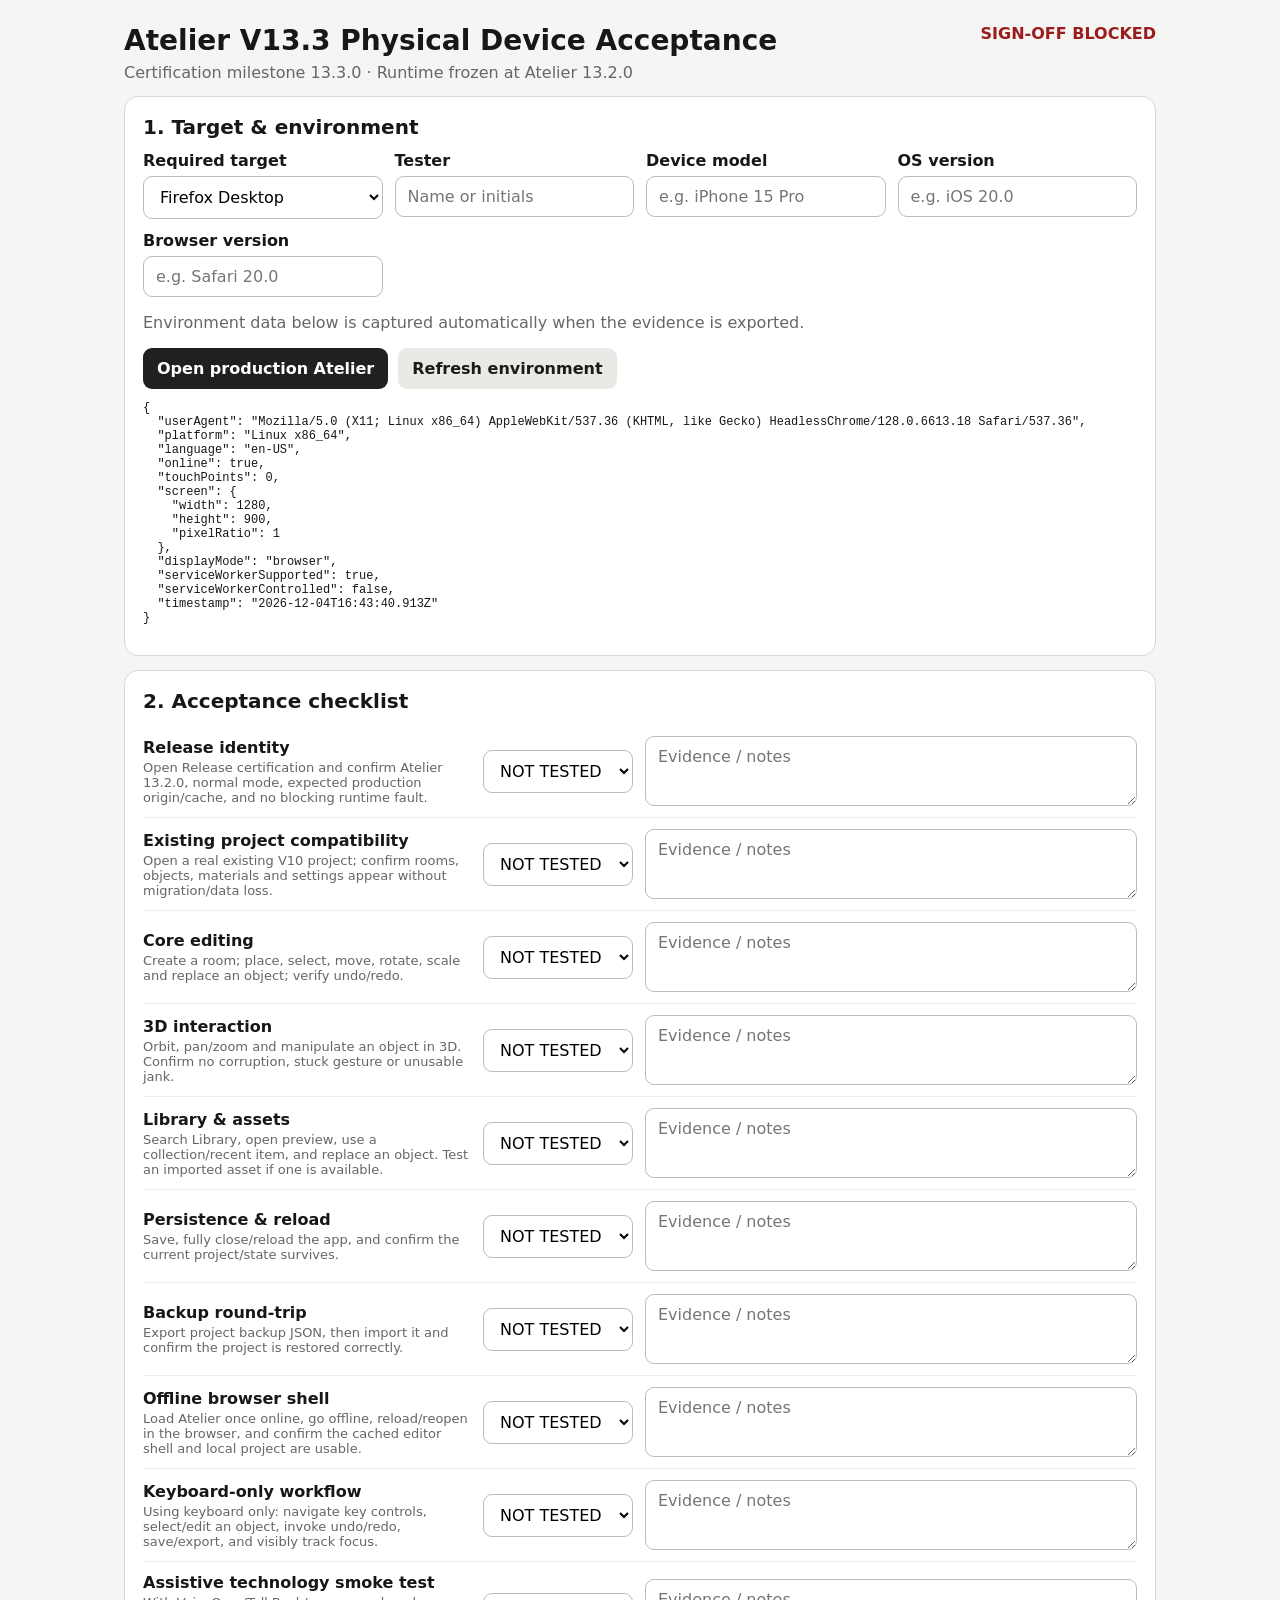
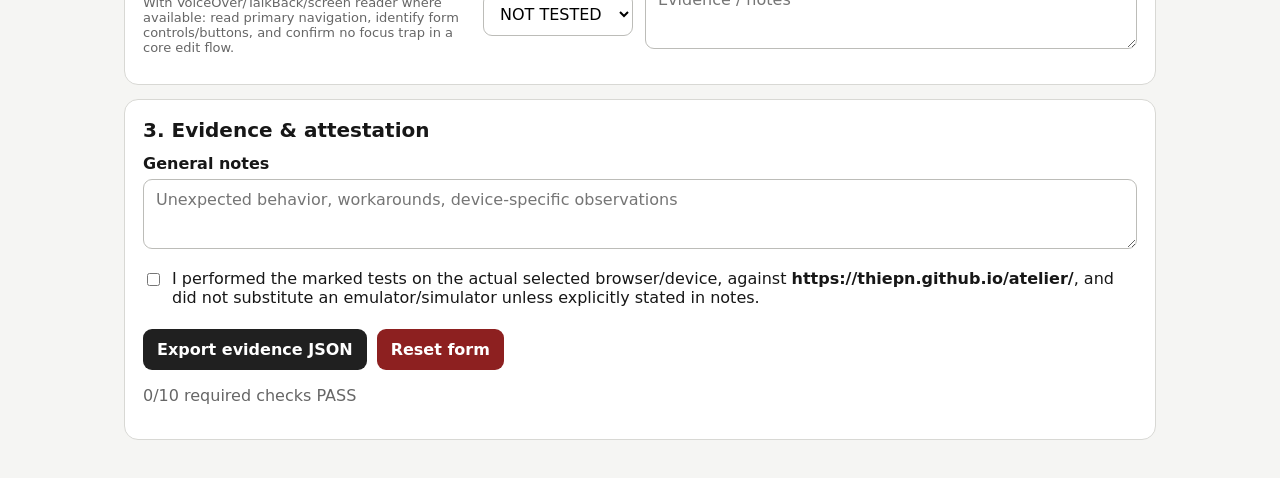
<file: acceptance/DEVICE_ACCEPTANCE_13.3.0.html>
<!doctype html>
<html lang="en">
<head>
<meta charset="utf-8">
<meta name="viewport" content="width=device-width,initial-scale=1,viewport-fit=cover">
<title>Atelier V13.3 Physical Device Acceptance</title>
<style>
:root{font-family:system-ui,-apple-system,BlinkMacSystemFont,"Segoe UI",sans-serif;color:#171717;background:#f5f5f3}*{box-sizing:border-box}body{margin:0}.wrap{max-width:1080px;margin:auto;padding:24px}.card{background:white;border:1px solid #d8d8d4;border-radius:14px;padding:18px;margin:14px 0}.top{display:flex;gap:14px;align-items:flex-start;justify-content:space-between;flex-wrap:wrap}h1{margin:0 0 6px;font-size:28px}h2{margin:0 0 12px;font-size:20px}.muted{color:#666}.status{font-weight:700}.blocked{color:#9b1c1c}.ready{color:#1a6b37}.grid{display:grid;grid-template-columns:repeat(auto-fit,minmax(220px,1fr));gap:12px}label{display:block;font-weight:650;margin-bottom:6px}select,input[type=text],textarea{width:100%;font:inherit;padding:10px 12px;border:1px solid #bcbcb8;border-radius:9px;background:white}textarea{min-height:70px}.test{display:grid;grid-template-columns:minmax(180px,1fr) 150px minmax(220px,1.5fr);gap:12px;align-items:center;padding:11px 0;border-top:1px solid #ecece8}.test:first-child{border-top:0}.test-title{font-weight:650}.test-desc{font-size:13px;color:#666;margin-top:3px}.actions{display:flex;gap:10px;flex-wrap:wrap}button,a.button{font:inherit;font-weight:700;border:0;border-radius:9px;padding:11px 14px;cursor:pointer;background:#202020;color:white;text-decoration:none;display:inline-block}.secondary{background:#e9e9e5!important;color:#1b1b1b!important}.danger{background:#8d2020!important}.meta{font-family:ui-monospace,SFMono-Regular,Consolas,monospace;font-size:12px;white-space:pre-wrap;overflow-wrap:anywhere}.attest{display:flex;gap:9px;align-items:flex-start}.attest input{margin-top:4px}@media(max-width:720px){.wrap{padding:12px}.test{grid-template-columns:1fr}.card{padding:14px}button,a.button{min-height:44px}.test select,.test textarea{min-height:44px}}
</style>
</head>
<body>
<div class="wrap">
  <div class="top">
    <div><h1>Atelier V13.3 Physical Device Acceptance</h1><div class="muted">Certification milestone 13.3.0 · Runtime frozen at Atelier 13.2.0</div></div>
    <div id="gate" class="status blocked">SIGN-OFF BLOCKED</div>
  </div>

  <div class="card">
    <h2>1. Target & environment</h2>
    <div class="grid">
      <div><label for="target">Required target</label><select id="target"></select></div>
      <div><label for="tester">Tester</label><input id="tester" type="text" placeholder="Name or initials"></div>
      <div><label for="device">Device model</label><input id="device" type="text" placeholder="e.g. iPhone 15 Pro"></div>
      <div><label for="os">OS version</label><input id="os" type="text" placeholder="e.g. iOS 20.0"></div>
      <div><label for="browser">Browser version</label><input id="browser" type="text" placeholder="e.g. Safari 20.0"></div>
    </div>
    <p class="muted">Environment data below is captured automatically when the evidence is exported.</p>
    <div class="actions"><a class="button" href="https://thiepn.github.io/atelier/" target="_blank" rel="noopener">Open production Atelier</a><button id="refresh" class="secondary">Refresh environment</button></div>
    <pre id="environment" class="meta"></pre>
  </div>

  <div class="card">
    <h2>2. Acceptance checklist</h2>
    <div id="tests"></div>
  </div>

  <div class="card">
    <h2>3. Evidence & attestation</h2>
    <div class="grid"><div><label for="generalNotes">General notes</label><textarea id="generalNotes" placeholder="Unexpected behavior, workarounds, device-specific observations"></textarea></div></div>
    <p class="attest"><input id="attest" type="checkbox"><label for="attest" style="font-weight:500">I performed the marked tests on the actual selected browser/device, against <strong>https://thiepn.github.io/atelier/</strong>, and did not substitute an emulator/simulator unless explicitly stated in notes.</label></p>
    <div class="actions"><button id="export">Export evidence JSON</button><button id="reset" class="danger">Reset form</button></div>
    <p id="summary" class="muted"></p>
  </div>
</div>
<script>
const CONFIG={
 milestone:'13.3.0',runtimeRelease:'13.2.0',productionUrl:'https://thiepn.github.io/atelier/',
 indexSha256:'561d258b10835af1a8dc6719ce411cd05eff53e31713bc73fb733169649cfc46',
 swSha256:'e8767e445516647851fe5053a3b5c9dd140e0c04ecc719fbfe5eb801094f5236',
 targets:[
  {id:'firefox-desktop',label:'Firefox Desktop',required:['identity','project-open','editing','3d','catalog','persistence','backup-roundtrip','offline-browser','keyboard','a11y-smoke']},
  {id:'safari-macos',label:'Safari macOS',required:['identity','project-open','editing','3d','catalog','persistence','backup-roundtrip','offline-browser','keyboard','a11y-smoke']},
  {id:'safari-ios-iphone',label:'Safari iPhone / Home Screen Web App',required:['identity','project-open','editing','3d','catalog','persistence','backup-roundtrip','touch','pwa-install','offline-pwa','update-pwa','a11y-smoke']},
  {id:'safari-ipados-ipad',label:'Safari iPad / Home Screen Web App',required:['identity','project-open','editing','3d','catalog','persistence','backup-roundtrip','touch','pwa-install','offline-pwa','update-pwa','a11y-smoke']},
  {id:'chrome-android-installed-pwa',label:'Chrome Android Installed PWA',required:['identity','project-open','editing','3d','catalog','persistence','backup-roundtrip','touch','pwa-install','offline-pwa','update-pwa','a11y-smoke']}
 ]
};
const DEFINITIONS={
 'identity':['Release identity','Open Release certification and confirm Atelier 13.2.0, normal mode, expected production origin/cache, and no blocking runtime fault.'],
 'project-open':['Existing project compatibility','Open a real existing V10 project; confirm rooms, objects, materials and settings appear without migration/data loss.'],
 'editing':['Core editing','Create a room; place, select, move, rotate, scale and replace an object; verify undo/redo.'],
 '3d':['3D interaction','Orbit, pan/zoom and manipulate an object in 3D. Confirm no corruption, stuck gesture or unusable jank.'],
 'catalog':['Library & assets','Search Library, open preview, use a collection/recent item, and replace an object. Test an imported asset if one is available.'],
 'persistence':['Persistence & reload','Save, fully close/reload the app, and confirm the current project/state survives.'],
 'backup-roundtrip':['Backup round-trip','Export project backup JSON, then import it and confirm the project is restored correctly.'],
 'offline-browser':['Offline browser shell','Load Atelier once online, go offline, reload/reopen in the browser, and confirm the cached editor shell and local project are usable.'],
 'keyboard':['Keyboard-only workflow','Using keyboard only: navigate key controls, select/edit an object, invoke undo/redo, save/export, and visibly track focus.'],
 'touch':['Touch workflow','Use touch only for selection, dragging, 3D orbit, zoom and Library actions. Confirm controls are comfortably hittable and no page zoom/scroll gesture conflicts block editing.'],
 'pwa-install':['Install / Add to Home Screen','Install Atelier (or Add to Home Screen) and launch it as a standalone web app.'],
 'offline-pwa':['Installed PWA cold start offline','After a successful online launch, fully close the installed app, disable networking, cold-start it, and confirm the editor/local project loads.'],
 'update-pwa':['Installed PWA update recovery','Reconnect networking, trigger/check for an update if available, apply it, and confirm the project survives the service-worker controller transition.'],
 'a11y-smoke':['Assistive technology smoke test','With VoiceOver/TalkBack/screen reader where available: read primary navigation, identify form controls/buttons, and confirm no focus trap in a core edit flow.']
};
const targetEl=document.getElementById('target'),testsEl=document.getElementById('tests');
CONFIG.targets.forEach(t=>targetEl.add(new Option(t.label,t.id)));
function env(){return {userAgent:navigator.userAgent,platform:navigator.platform,language:navigator.language,online:navigator.onLine,touchPoints:navigator.maxTouchPoints||0,screen:{width:screen.width,height:screen.height,pixelRatio:devicePixelRatio||1},displayMode:matchMedia('(display-mode: standalone)').matches?'standalone':(navigator.standalone?'standalone-ios':'browser'),serviceWorkerSupported:'serviceWorker' in navigator,serviceWorkerControlled:!!navigator.serviceWorker?.controller,timestamp:new Date().toISOString()};}
function showEnv(){document.getElementById('environment').textContent=JSON.stringify(env(),null,2);}showEnv();
function renderTests(){const target=CONFIG.targets.find(t=>t.id===targetEl.value);testsEl.innerHTML='';target.required.forEach(id=>{const [title,desc]=DEFINITIONS[id];const row=document.createElement('div');row.className='test';row.dataset.id=id;row.innerHTML=`<div><div class="test-title">${title}</div><div class="test-desc">${desc}</div></div><select aria-label="${title} result"><option value="NOT_TESTED">NOT TESTED</option><option value="PASS">PASS</option><option value="FAIL">FAIL</option></select><textarea aria-label="${title} notes" placeholder="Evidence / notes"></textarea>`;testsEl.appendChild(row);});updateGate();}
function results(){return [...testsEl.querySelectorAll('.test')].map(r=>({id:r.dataset.id,status:r.querySelector('select').value,notes:r.querySelector('textarea').value.trim()}));}
function updateGate(){const r=results(),complete=r.length&&r.every(x=>x.status==='PASS'),att=document.getElementById('attest').checked,tester=document.getElementById('tester').value.trim();const ok=complete&&att&&tester;const gate=document.getElementById('gate');gate.textContent=ok?'EVIDENCE READY':'SIGN-OFF BLOCKED';gate.className='status '+(ok?'ready':'blocked');document.getElementById('summary').textContent=`${r.filter(x=>x.status==='PASS').length}/${r.length} required checks PASS${att?' · attested':''}${tester?' · tester identified':''}`;return ok;}
testsEl.addEventListener('input',updateGate);document.querySelectorAll('input,textarea,select').forEach(el=>el.addEventListener('input',updateGate));targetEl.addEventListener('change',renderTests);document.getElementById('refresh').onclick=showEnv;
function stable(obj){if(Array.isArray(obj))return '['+obj.map(stable).join(',')+']';if(obj&&typeof obj==='object')return '{'+Object.keys(obj).sort().map(k=>JSON.stringify(k)+':'+stable(obj[k])).join(',')+'}';return JSON.stringify(obj);}
function sha256Bytes(bytes){const K=[0x428a2f98,0x71374491,0xb5c0fbcf,0xe9b5dba5,0x3956c25b,0x59f111f1,0x923f82a4,0xab1c5ed5,0xd807aa98,0x12835b01,0x243185be,0x550c7dc3,0x72be5d74,0x80deb1fe,0x9bdc06a7,0xc19bf174,0xe49b69c1,0xefbe4786,0x0fc19dc6,0x240ca1cc,0x2de92c6f,0x4a7484aa,0x5cb0a9dc,0x76f988da,0x983e5152,0xa831c66d,0xb00327c8,0xbf597fc7,0xc6e00bf3,0xd5a79147,0x06ca6351,0x14292967,0x27b70a85,0x2e1b2138,0x4d2c6dfc,0x53380d13,0x650a7354,0x766a0abb,0x81c2c92e,0x92722c85,0xa2bfe8a1,0xa81a664b,0xc24b8b70,0xc76c51a3,0xd192e819,0xd6990624,0xf40e3585,0x106aa070,0x19a4c116,0x1e376c08,0x2748774c,0x34b0bcb5,0x391c0cb3,0x4ed8aa4a,0x5b9cca4f,0x682e6ff3,0x748f82ee,0x78a5636f,0x84c87814,0x8cc70208,0x90befffa,0xa4506ceb,0xbef9a3f7,0xc67178f2],H=[0x6a09e667,0xbb67ae85,0x3c6ef372,0xa54ff53a,0x510e527f,0x9b05688c,0x1f83d9ab,0x5be0cd19],rotr=(x,n)=>(x>>>n)|(x<<(32-n));const l=bytes.length*8,data=[...bytes,0x80];while((data.length%64)!==56)data.push(0);const hi=Math.floor(l/0x100000000),lo=l>>>0;for(let i=3;i>=0;i--)data.push((hi>>>(i*8))&255);for(let i=3;i>=0;i--)data.push((lo>>>(i*8))&255);for(let o=0;o<data.length;o+=64){const w=new Uint32Array(64);for(let i=0;i<16;i++)w[i]=(data[o+i*4]<<24)|(data[o+i*4+1]<<16)|(data[o+i*4+2]<<8)|data[o+i*4+3];for(let i=16;i<64;i++){const s0=rotr(w[i-15],7)^rotr(w[i-15],18)^(w[i-15]>>>3),s1=rotr(w[i-2],17)^rotr(w[i-2],19)^(w[i-2]>>>10);w[i]=(w[i-16]+s0+w[i-7]+s1)>>>0;}let[a,b,c,d,e,f,g,h]=H;for(let i=0;i<64;i++){const S1=rotr(e,6)^rotr(e,11)^rotr(e,25),ch=(e&f)^(~e&g),t1=(h+S1+ch+K[i]+w[i])>>>0,S0=rotr(a,2)^rotr(a,13)^rotr(a,22),maj=(a&b)^(a&c)^(b&c),t2=(S0+maj)>>>0;h=g;g=f;f=e;e=(d+t1)>>>0;d=c;c=b;b=a;a=(t1+t2)>>>0;}H[0]=(H[0]+a)>>>0;H[1]=(H[1]+b)>>>0;H[2]=(H[2]+c)>>>0;H[3]=(H[3]+d)>>>0;H[4]=(H[4]+e)>>>0;H[5]=(H[5]+f)>>>0;H[6]=(H[6]+g)>>>0;H[7]=(H[7]+h)>>>0;}return H.map(x=>x.toString(16).padStart(8,'0')).join('');}
async function fingerprint(payload){const bytes=new TextEncoder().encode(stable(payload));if(globalThis.crypto?.subtle){const hash=await crypto.subtle.digest('SHA-256',bytes);return [...new Uint8Array(hash)].map(b=>b.toString(16).padStart(2,'0')).join('');}return sha256Bytes(bytes);}
document.getElementById('export').onclick=async()=>{if(!updateGate()){alert('All required checks must PASS, tester must be identified, and attestation must be checked before evidence can be exported.');return;}const t=CONFIG.targets.find(x=>x.id===targetEl.value);const payload={schema:'atelier-physical-acceptance-evidence-v1',acceptanceMilestone:CONFIG.milestone,runtimeRelease:CONFIG.runtimeRelease,productionUrl:CONFIG.productionUrl,runtimeIndexSha256:CONFIG.indexSha256,runtimeServiceWorkerSha256:CONFIG.swSha256,target:{id:t.id,label:t.label},tester:document.getElementById('tester').value.trim(),deviceModel:document.getElementById('device').value.trim(),osVersion:document.getElementById('os').value.trim(),browserVersion:document.getElementById('browser').value.trim(),environment:env(),results:results(),generalNotes:document.getElementById('generalNotes').value.trim(),attested:true};const out={...payload,evidenceFingerprint:await fingerprint(payload)};const blob=new Blob([JSON.stringify(out,null,2)+'\n'],{type:'application/json'}),a=document.createElement('a');a.href=URL.createObjectURL(blob);a.download=`ATELIER-13.3-${t.id}-${new Date().toISOString().slice(0,10)}.json`;a.click();setTimeout(()=>URL.revokeObjectURL(a.href),1000);};
document.getElementById('reset').onclick=()=>{if(!confirm('Reset all acceptance results?'))return;document.querySelectorAll('input[type=text],textarea').forEach(x=>x.value='');document.getElementById('attest').checked=false;renderTests();showEnv();};
renderTests();
</script>
</body>
</html>
</file>
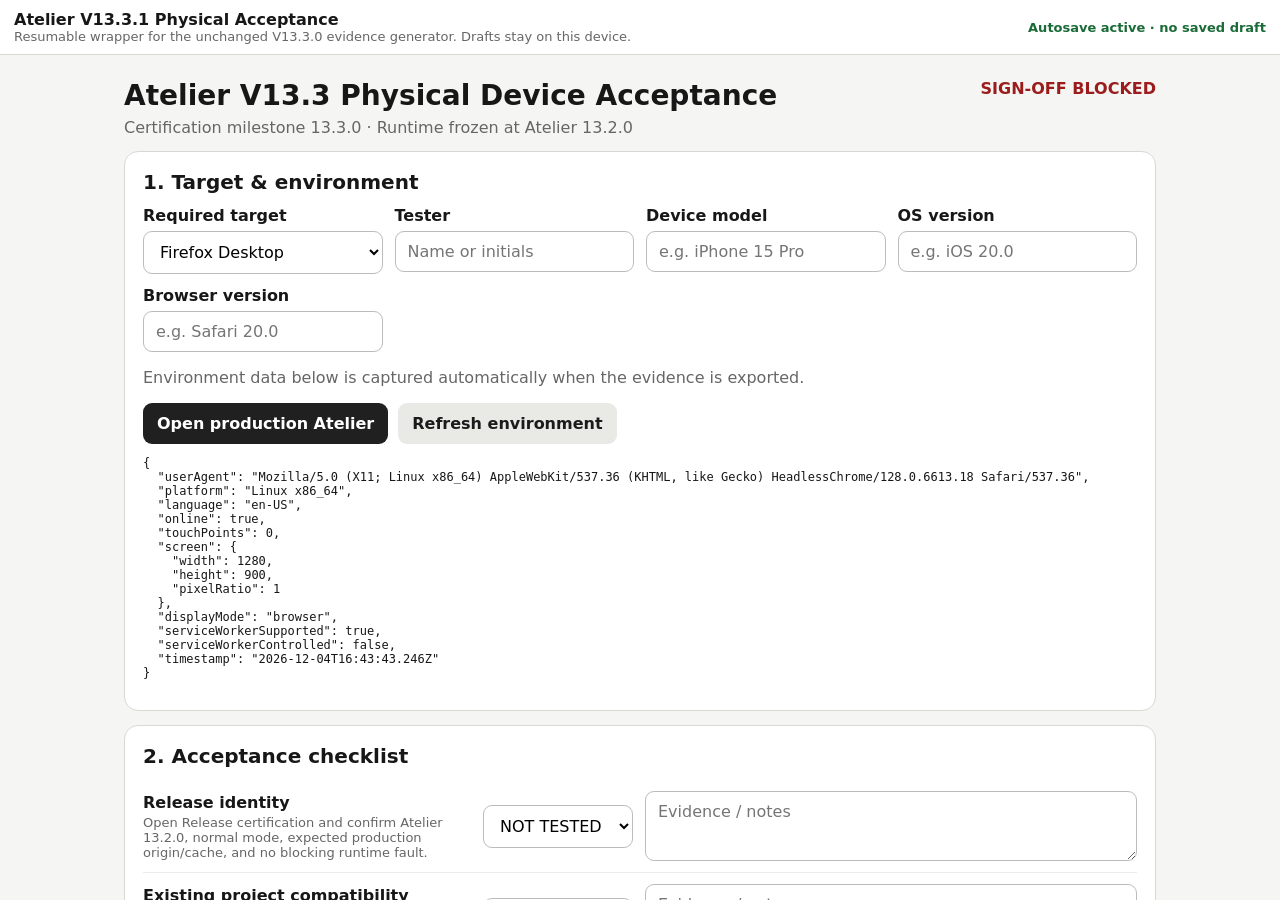
<file: acceptance/DEVICE_ACCEPTANCE_13.3.1.html>
<!doctype html>
<html lang="en">
<head>
<meta charset="utf-8">
<meta name="viewport" content="width=device-width,initial-scale=1,viewport-fit=cover">
<title>Atelier V13.3.1 Physical Acceptance</title>
<style>
*{box-sizing:border-box}html,body{margin:0;height:100%;font-family:system-ui,-apple-system,BlinkMacSystemFont,"Segoe UI",sans-serif;background:#f5f5f3;color:#171717}body{display:grid;grid-template-rows:auto 1fr}.bar{padding:10px 14px;border-bottom:1px solid #d8d8d4;background:#fff;display:flex;gap:12px;align-items:center;justify-content:space-between;flex-wrap:wrap}.title{font-weight:750}.note{font-size:13px;color:#666}.status{font-size:13px;font-weight:700;color:#1a6b37}iframe{width:100%;height:100%;border:0;background:#f5f5f3}
</style>
</head>
<body>
<div class="bar"><div><div class="title">Atelier V13.3.1 Physical Acceptance</div><div class="note">Resumable wrapper for the unchanged V13.3.0 evidence generator. Drafts stay on this device.</div></div><div id="status" class="status">Loading runner…</div></div>
<iframe id="runner" src="DEVICE_ACCEPTANCE_13.3.0.html" title="Atelier physical-device acceptance runner"></iframe>
<script>
const frame=document.getElementById('runner'),statusEl=document.getElementById('status'),PREFIX='atelier-acceptance-draft-13.3.1:';
let doc=null,saveTimer=0,activeTarget='';
const wanted=new URLSearchParams(location.search).get('target');
function key(id=activeTarget){return id?PREFIX+id:null;}
function rows(){return [...doc.querySelectorAll('#tests .test')].map(r=>({id:r.dataset.id,status:r.querySelector('select').value,notes:r.querySelector('textarea').value}));}
function snapshot(){return {tester:doc.getElementById('tester').value,device:doc.getElementById('device').value,os:doc.getElementById('os').value,browser:doc.getElementById('browser').value,generalNotes:doc.getElementById('generalNotes').value,results:rows(),savedAt:new Date().toISOString()};}
function save(id=activeTarget){const k=key(id);if(!k||!doc)return;try{localStorage.setItem(k,JSON.stringify(snapshot()));statusEl.textContent='Draft saved locally';}catch{statusEl.textContent='Local draft save unavailable';}}
function restore(id=activeTarget){const k=key(id);if(!k||!doc)return;let d=null;try{d=JSON.parse(localStorage.getItem(k)||'null');}catch{}if(!d){statusEl.textContent='Autosave active · no saved draft';return;}doc.getElementById('tester').value=d.tester||'';doc.getElementById('device').value=d.device||'';doc.getElementById('os').value=d.os||'';doc.getElementById('browser').value=d.browser||'';doc.getElementById('generalNotes').value=d.generalNotes||'';doc.getElementById('attest').checked=false;const m=new Map((d.results||[]).map(x=>[x.id,x]));doc.querySelectorAll('#tests .test').forEach(r=>{const v=m.get(r.dataset.id);if(v){r.querySelector('select').value=v.status||'NOT_TESTED';r.querySelector('textarea').value=v.notes||'';}});doc.getElementById('tester').dispatchEvent(new Event('input',{bubbles:true}));statusEl.textContent='Saved draft restored · re-attest before export';}
function syncUrl(){const u=new URL(location.href);u.searchParams.set('target',activeTarget);history.replaceState(null,'',u);}
function schedule(){clearTimeout(saveTimer);saveTimer=setTimeout(()=>save(activeTarget),150);}
frame.addEventListener('load',()=>{doc=frame.contentDocument;if(!doc){statusEl.textContent='Runner could not be accessed';return;}const target=doc.getElementById('target');if(wanted&&[...target.options].some(o=>o.value===wanted)){target.value=wanted;target.dispatchEvent(new Event('change',{bubbles:true}));}activeTarget=target.value;syncUrl();restore(activeTarget);doc.addEventListener('input',schedule,true);target.addEventListener('change',()=>{clearTimeout(saveTimer);save(activeTarget);},true);target.addEventListener('change',()=>{activeTarget=target.value;syncUrl();setTimeout(()=>restore(activeTarget),0);});addEventListener('pagehide',()=>{clearTimeout(saveTimer);save(activeTarget);});statusEl.textContent=statusEl.textContent||'Autosave active';});
</script>
</body>
</html>
</file>
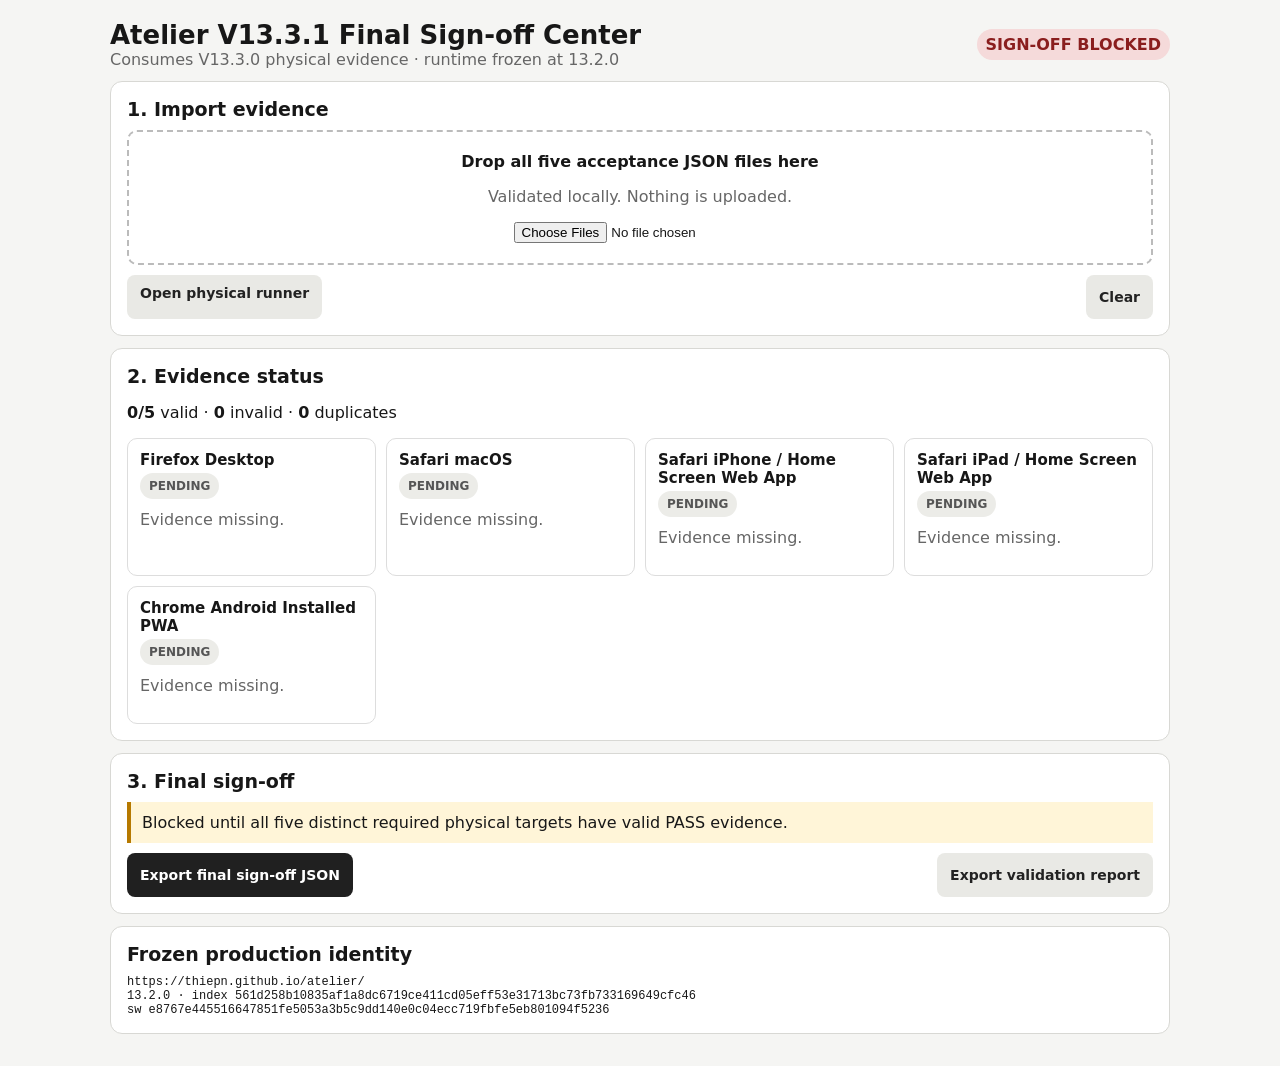
<file: acceptance/SIGNOFF_CENTER_13.3.1.html>
<!doctype html><html lang="en"><head><meta charset="utf-8"><meta name="viewport" content="width=device-width,initial-scale=1,viewport-fit=cover"><title>Atelier V13.3.1 Final Sign-off Center</title><style>
:root{font-family:system-ui,-apple-system,"Segoe UI",sans-serif;color:#171717;background:#f5f5f3}*{box-sizing:border-box}body{margin:0}.w{max-width:1100px;margin:auto;padding:20px}.top,.act{display:flex;gap:12px;justify-content:space-between;flex-wrap:wrap;align-items:center}.card{background:#fff;border:1px solid #d8d8d4;border-radius:12px;padding:16px;margin:12px 0}h1{font-size:26px;margin:0}h2{font-size:19px;margin:0 0 10px}.muted{color:#666}.state,.pill{font-weight:800;border-radius:999px;padding:6px 9px;background:#f5dada;color:#8a1e1e}.ready,.pass{background:#dff1e5!important;color:#17612f!important}.drop{border:2px dashed #bbb;border-radius:10px;padding:20px;text-align:center}.drop.drag{border-color:#333}.grid{display:grid;grid-template-columns:repeat(auto-fit,minmax(230px,1fr));gap:10px}.t{border:1px solid #ddd;border-radius:10px;padding:12px}.t h3{font-size:15px;margin:0 0 6px}.pill{font-size:12px;background:#ecece8;color:#555}.mono{font:12px ui-monospace,monospace;overflow-wrap:anywhere}.err{color:#8a1e1e;font-size:13px}button,a.b{font:700 14px system-ui;border:0;border-radius:8px;padding:10px 13px;min-height:44px;background:#202020;color:#fff;text-decoration:none;cursor:pointer}.sec{background:#e9e9e5!important;color:#222!important}.notice{padding:11px;border-left:4px solid #b67900;background:#fff5d8}.ok{padding:11px;border-left:4px solid #27824a;background:#e9f8ed}@media(max-width:600px){.w{padding:10px}h1{font-size:22px}}
</style></head><body><main class="w"><div class="top"><div><h1>Atelier V13.3.1 Final Sign-off Center</h1><div class="muted">Consumes V13.3.0 physical evidence · runtime frozen at 13.2.0</div></div><div id="state" class="state">SIGN-OFF BLOCKED</div></div>
<section class="card"><h2>1. Import evidence</h2><div id="drop" class="drop"><strong>Drop all five acceptance JSON files here</strong><p class="muted">Validated locally. Nothing is uploaded.</p><input id="files" type="file" accept="application/json,.json" multiple></div><div class="act" style="margin-top:10px"><a class="b sec" href="DEVICE_ACCEPTANCE_13.3.0.html">Open physical runner</a><button id="clear" class="sec">Clear</button></div></section>
<section class="card"><h2>2. Evidence status</h2><p><strong id="validCount">0/5</strong> valid · <strong id="invalidCount">0</strong> invalid · <strong id="duplicateCount">0</strong> duplicates</p><div id="targets" class="grid"></div><div id="extras"></div></section>
<section class="card"><h2>3. Final sign-off</h2><div id="gate" class="notice">Blocked until all five distinct required physical targets have valid PASS evidence.</div><div class="act" style="margin-top:10px"><button id="sign" disabled>Export final sign-off JSON</button><button id="report" class="sec">Export validation report</button></div></section>
<section class="card"><h2>Frozen production identity</h2><div class="mono">https://thiepn.github.io/atelier/<br>13.2.0 · index 561d258b10835af1a8dc6719ce411cd05eff53e31713bc73fb733169649cfc46<br>sw e8767e445516647851fe5053a3b5c9dd140e0c04ecc719fbfe5eb801094f5236</div></section></main><script src="signoff_core_13.3.1.js"></script><script src="signoff_ui_13.3.1.js"></script></body></html>
</file>
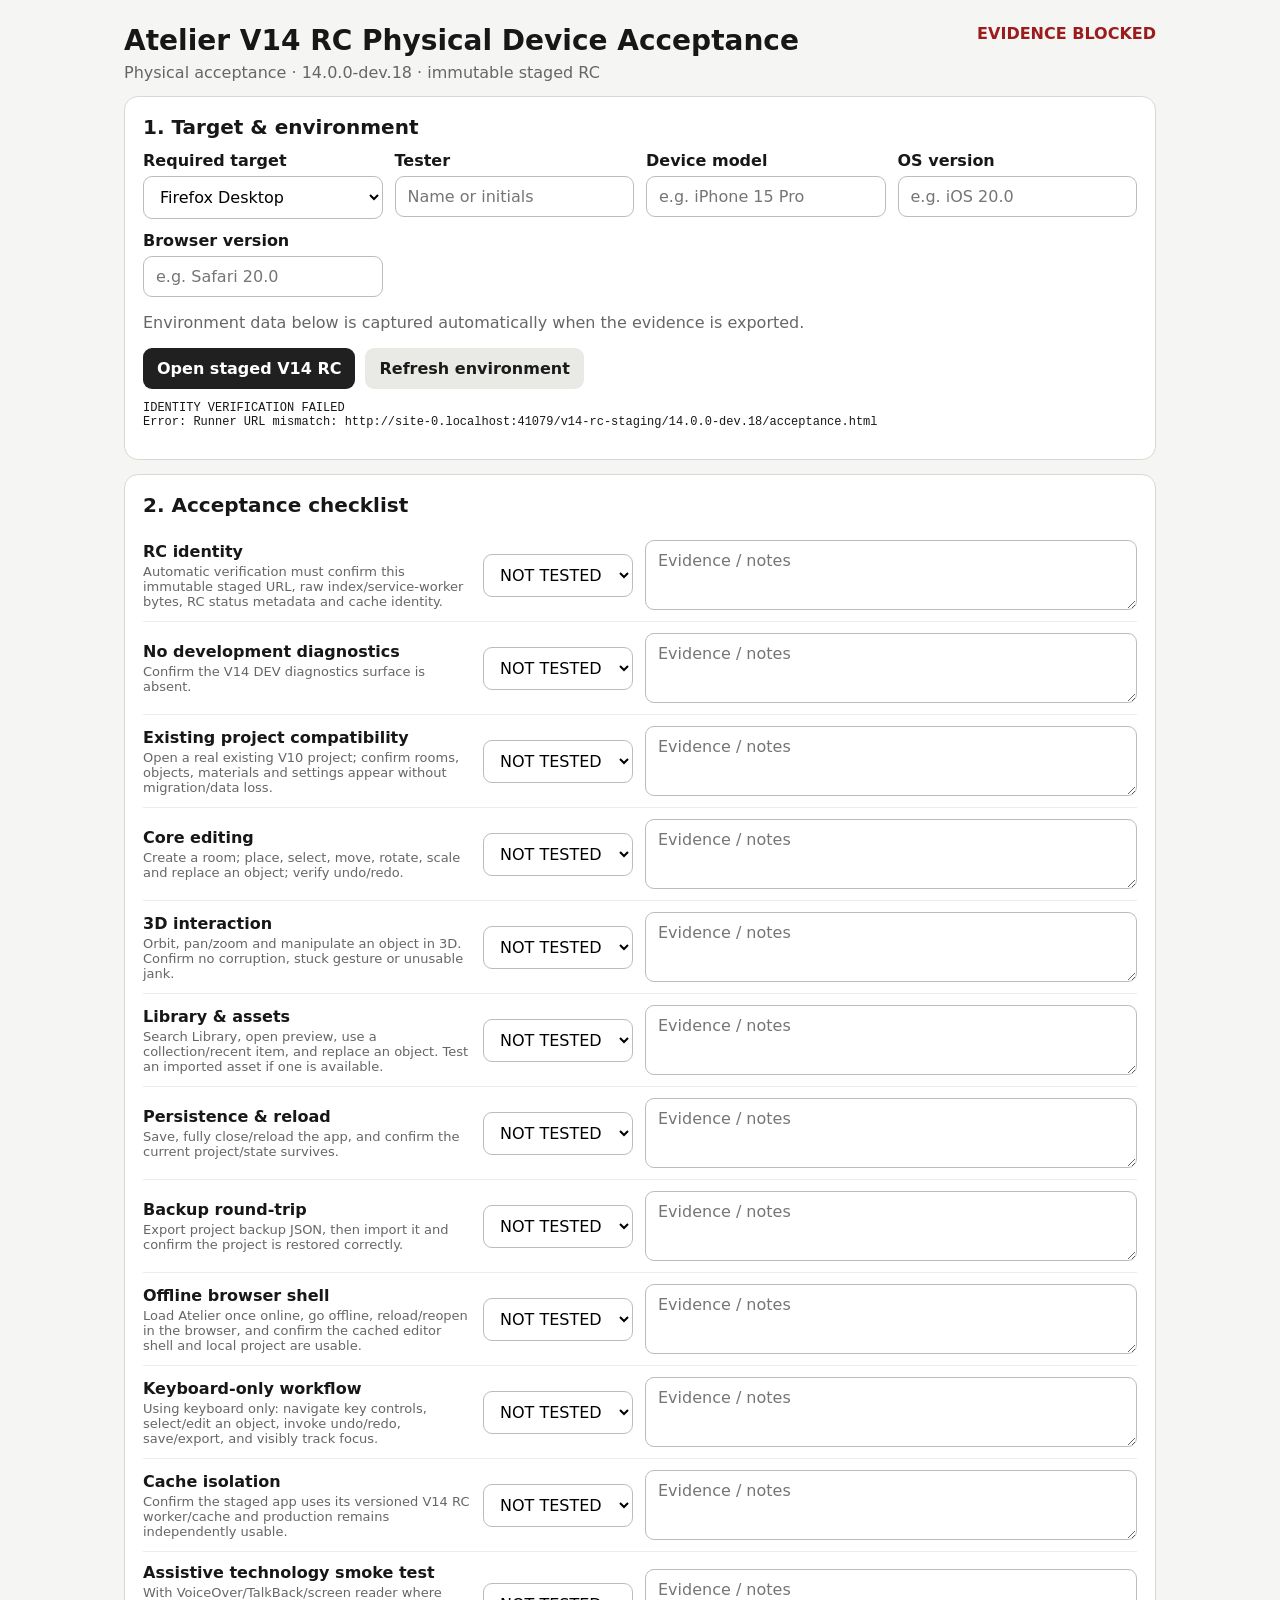
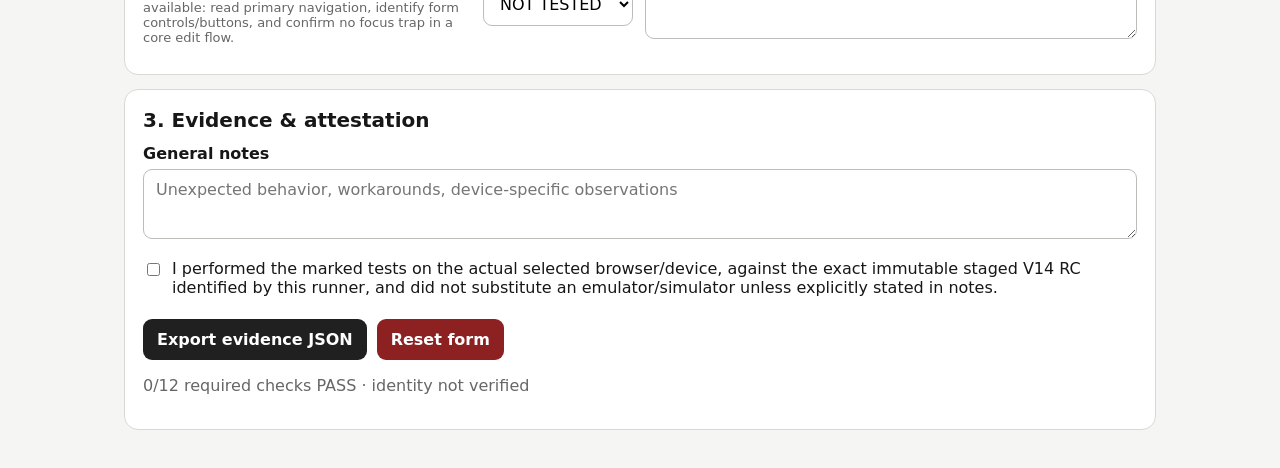
<file: v14-rc-staging/14.0.0-dev.18/acceptance.html>
<!doctype html>
<html lang="en">
<head>
<meta charset="utf-8">
<meta name="viewport" content="width=device-width,initial-scale=1,viewport-fit=cover">
<title>Atelier V14 RC Physical Device Acceptance</title>
<style>
:root{font-family:system-ui,-apple-system,BlinkMacSystemFont,"Segoe UI",sans-serif;color:#171717;background:#f5f5f3}*{box-sizing:border-box}body{margin:0}.wrap{max-width:1080px;margin:auto;padding:24px}.card{background:white;border:1px solid #d8d8d4;border-radius:14px;padding:18px;margin:14px 0}.top{display:flex;gap:14px;align-items:flex-start;justify-content:space-between;flex-wrap:wrap}h1{margin:0 0 6px;font-size:28px}h2{margin:0 0 12px;font-size:20px}.muted{color:#666}.status{font-weight:700}.blocked{color:#9b1c1c}.ready{color:#1a6b37}.grid{display:grid;grid-template-columns:repeat(auto-fit,minmax(220px,1fr));gap:12px}label{display:block;font-weight:650;margin-bottom:6px}select,input[type=text],textarea{width:100%;font:inherit;padding:10px 12px;border:1px solid #bcbcb8;border-radius:9px;background:white}textarea{min-height:70px}.test{display:grid;grid-template-columns:minmax(180px,1fr) 150px minmax(220px,1.5fr);gap:12px;align-items:center;padding:11px 0;border-top:1px solid #ecece8}.test:first-child{border-top:0}.test-title{font-weight:650}.test-desc{font-size:13px;color:#666;margin-top:3px}.actions{display:flex;gap:10px;flex-wrap:wrap}button,a.button{font:inherit;font-weight:700;border:0;border-radius:9px;padding:11px 14px;cursor:pointer;background:#202020;color:white;text-decoration:none;display:inline-block}.secondary{background:#e9e9e5!important;color:#1b1b1b!important}.danger{background:#8d2020!important}.meta{font-family:ui-monospace,SFMono-Regular,Consolas,monospace;font-size:12px;white-space:pre-wrap;overflow-wrap:anywhere}.attest{display:flex;gap:9px;align-items:flex-start}.attest input{margin-top:4px}@media(max-width:720px){.wrap{padding:12px}.test{grid-template-columns:1fr}.card{padding:14px}button,a.button{min-height:44px}.test select,.test textarea{min-height:44px}}
</style>
</head>
<body>
<div class="wrap">
  <div class="top">
    <div><h1>Atelier V14 RC Physical Device Acceptance</h1><div class="muted">Physical acceptance · 14.0.0-dev.18 · immutable staged RC</div></div>
    <div id="gate" class="status blocked">SIGN-OFF BLOCKED</div>
  </div>

  <div class="card">
    <h2>1. Target & environment</h2>
    <div class="grid">
      <div><label for="target">Required target</label><select id="target"></select></div>
      <div><label for="tester">Tester</label><input id="tester" type="text" placeholder="Name or initials"></div>
      <div><label for="device">Device model</label><input id="device" type="text" placeholder="e.g. iPhone 15 Pro"></div>
      <div><label for="os">OS version</label><input id="os" type="text" placeholder="e.g. iOS 20.0"></div>
      <div><label for="browser">Browser version</label><input id="browser" type="text" placeholder="e.g. Safari 20.0"></div>
    </div>
    <p class="muted">Environment data below is captured automatically when the evidence is exported.</p>
    <div class="actions"><a class="button" href="app/?v=14.0.0-dev.18" target="_blank" rel="noopener">Open staged V14 RC</a><button id="refresh" class="secondary">Refresh environment</button></div>
    <pre id="environment" class="meta"></pre>
  </div>

  <div class="card">
    <h2>2. Acceptance checklist</h2>
    <div id="tests"></div>
  </div>

  <div class="card">
    <h2>3. Evidence & attestation</h2>
    <div class="grid"><div><label for="generalNotes">General notes</label><textarea id="generalNotes" placeholder="Unexpected behavior, workarounds, device-specific observations"></textarea></div></div>
    <p class="attest"><input id="attest" type="checkbox"><label for="attest" style="font-weight:500">I performed the marked tests on the actual selected browser/device, against the exact immutable staged V14 RC identified by this runner, and did not substitute an emulator/simulator unless explicitly stated in notes.</label></p>
    <div class="actions"><button id="export">Export evidence JSON</button><button id="reset" class="danger">Reset form</button></div>
    <p id="summary" class="muted"></p>
  </div>
</div>
<script>
const CONFIG={"milestone":"14.0.0-rc-physical","evidenceSchema":"atelier-v14-rc-physical-acceptance-evidence-v3","rcVersion":"14.0.0-dev.18","candidateOrigin":"https://thiepn.github.io/","candidateUrl":"https://thiepn.github.io/atelier/v14-rc-staging/14.0.0-dev.18/app/","runnerUrl":"https://thiepn.github.io/atelier/v14-rc-staging/14.0.0-dev.18/acceptance.html?v=14.0.0-dev.18","stagingStatusUrl":"https://thiepn.github.io/atelier/v14-rc-staging/14.0.0-dev.18/staging-status.json","productionUrl":"https://thiepn.github.io/atelier/","sourceRevision":"f4b8576e45a0b019ba3aa60940c4f61830fc53ca","indexSha256":"e80221516956cd03edb2f92914505fd1ccacbb07ef52fcaa49a5e4ae93d0b89f","swSha256":"ddf9f7a4d9666a0788145e2a47eb88edd739b1f1dc21b7a51f5b289177c01ae4","cache":"atelier-v14-rc-14.0.0-dev.18","rcStatusSchema":"atelier-v14-release-candidate-status-v1","ownCacheLookupOnly":true,"targets":[{"id":"firefox-desktop","label":"Firefox Desktop","required":["rc-identity","no-dev-diagnostics","project-open","editing","3d","catalog","persistence","backup-roundtrip","offline-browser","keyboard","cache-isolation","a11y-smoke"]},{"id":"safari-macos","label":"Safari macOS","required":["rc-identity","no-dev-diagnostics","project-open","editing","3d","catalog","persistence","backup-roundtrip","offline-browser","keyboard","cache-isolation","a11y-smoke"]},{"id":"safari-ios-iphone","label":"Safari iPhone / Home Screen Web App","required":["rc-identity","no-dev-diagnostics","project-open","editing","3d","catalog","persistence","backup-roundtrip","touch","pwa-install","offline-pwa","cache-isolation","a11y-smoke"]},{"id":"safari-ipados-ipad","label":"Safari iPad / Home Screen Web App","required":["rc-identity","no-dev-diagnostics","project-open","editing","3d","catalog","persistence","backup-roundtrip","touch","pwa-install","offline-pwa","cache-isolation","a11y-smoke"]},{"id":"chrome-android-installed-pwa","label":"Chrome Android Installed PWA","required":["rc-identity","no-dev-diagnostics","project-open","editing","3d","catalog","persistence","backup-roundtrip","touch","pwa-install","offline-pwa","cache-isolation","a11y-smoke"]}]};
const DEFINITIONS={
 'rc-identity':['RC identity','Automatic verification must confirm this immutable staged URL, raw index/service-worker bytes, RC status metadata and cache identity.'],
 'no-dev-diagnostics':['No development diagnostics','Confirm the V14 DEV diagnostics surface is absent.'],
 'cache-isolation':['Cache isolation','Confirm the staged app uses its versioned V14 RC worker/cache and production remains independently usable.'],
 'identity':['Release identity','Open Release certification and confirm Atelier 13.2.0, normal mode, expected production origin/cache, and no blocking runtime fault.'],
 'project-open':['Existing project compatibility','Open a real existing V10 project; confirm rooms, objects, materials and settings appear without migration/data loss.'],
 'editing':['Core editing','Create a room; place, select, move, rotate, scale and replace an object; verify undo/redo.'],
 '3d':['3D interaction','Orbit, pan/zoom and manipulate an object in 3D. Confirm no corruption, stuck gesture or unusable jank.'],
 'catalog':['Library & assets','Search Library, open preview, use a collection/recent item, and replace an object. Test an imported asset if one is available.'],
 'persistence':['Persistence & reload','Save, fully close/reload the app, and confirm the current project/state survives.'],
 'backup-roundtrip':['Backup round-trip','Export project backup JSON, then import it and confirm the project is restored correctly.'],
 'offline-browser':['Offline browser shell','Load Atelier once online, go offline, reload/reopen in the browser, and confirm the cached editor shell and local project are usable.'],
 'keyboard':['Keyboard-only workflow','Using keyboard only: navigate key controls, select/edit an object, invoke undo/redo, save/export, and visibly track focus.'],
 'touch':['Touch workflow','Use touch only for selection, dragging, 3D orbit, zoom and Library actions. Confirm controls are comfortably hittable and no page zoom/scroll gesture conflicts block editing.'],
 'pwa-install':['Install / Add to Home Screen','Install Atelier (or Add to Home Screen) and launch it as a standalone web app.'],
 'offline-pwa':['Installed PWA cold start offline','After a successful online launch, fully close the installed app, disable networking, cold-start it, and confirm the editor/local project loads.'],
 'update-pwa':['Installed PWA update recovery','Reconnect networking, trigger/check for an update if available, apply it, and confirm the project survives the service-worker controller transition.'],
 'a11y-smoke':['Assistive technology smoke test','With VoiceOver/TalkBack/screen reader where available: read primary navigation, identify form controls/buttons, and confirm no focus trap in a core edit flow.']
};
let identityOK=false;
function harnessLocation(){return location.hostname==='127.0.0.1'||location.hostname==='localhost';}
async function rawSha(response){if(!response.ok)throw new Error('HTTP '+response.status+' '+response.url);const bytes=new Uint8Array(await response.arrayBuffer());if(globalThis.crypto?.subtle){const hash=await crypto.subtle.digest('SHA-256',bytes);return [...new Uint8Array(hash)].map(b=>b.toString(16).padStart(2,'0')).join('');}return sha256Bytes(bytes);}
async function verifyCandidate(){identityOK=false;showEnv();const box=document.getElementById('environment');try{const liveLocationOK=harnessLocation()||location.href===CONFIG.runnerUrl;if(!liveLocationOK)throw new Error('Runner URL mismatch: '+location.href);const rev=encodeURIComponent(CONFIG.sourceRevision||CONFIG.rcVersion),q='?v='+encodeURIComponent(CONFIG.rcVersion)+'&r='+rev;const [indexResponse,swResponse,statusResponse]=await Promise.all([fetch('app/index.html'+q,{cache:'no-store'}),fetch('app/sw.js'+q,{cache:'no-store'}),fetch('app/v14-rc-status.json'+q,{cache:'no-store'})]);const [ih,sh]=await Promise.all([rawSha(indexResponse),rawSha(swResponse)]);if(!statusResponse.ok)throw new Error('RC status HTTP '+statusResponse.status);const rs=await statusResponse.json();const statusOK=rs.schema===CONFIG.rcStatusSchema&&rs.version===CONFIG.rcVersion&&rs.artifactKind==='release-candidate'&&rs.diagnosticsStripped===true&&rs.indexSha256===CONFIG.indexSha256&&rs.serviceWorkerSha256===CONFIG.swSha256&&rs.cache===CONFIG.cache;identityOK=liveLocationOK&&CONFIG.ownCacheLookupOnly===true&&statusOK&&ih===CONFIG.indexSha256&&sh===CONFIG.swSha256;box.textContent=JSON.stringify({runnerUrl:CONFIG.runnerUrl,currentRunnerUrl:location.href,candidateUrl:CONFIG.candidateUrl,stagingStatusUrl:CONFIG.stagingStatusUrl,rcVersion:CONFIG.rcVersion,sourceRevision:CONFIG.sourceRevision,rcCache:CONFIG.cache,ownCacheLookupOnly:CONFIG.ownCacheLookupOnly,indexSha256:ih,indexExpected:CONFIG.indexSha256,serviceWorkerSha256:sh,serviceWorkerExpected:CONFIG.swSha256,rcStatusVerified:statusOK,identityVerified:identityOK,environment:env()},null,2);}catch(error){box.textContent='IDENTITY VERIFICATION FAILED\n'+String(error);}updateGate();}
const targetEl=document.getElementById('target'),testsEl=document.getElementById('tests');
CONFIG.targets.forEach(t=>targetEl.add(new Option(t.label,t.id)));
function env(){return {userAgent:navigator.userAgent,platform:navigator.platform,language:navigator.language,online:navigator.onLine,touchPoints:navigator.maxTouchPoints||0,screen:{width:screen.width,height:screen.height,pixelRatio:devicePixelRatio||1},displayMode:matchMedia('(display-mode: standalone)').matches?'standalone':(navigator.standalone?'standalone-ios':'browser'),serviceWorkerSupported:'serviceWorker' in navigator,serviceWorkerControlled:!!navigator.serviceWorker?.controller,timestamp:new Date().toISOString()};}
function showEnv(){document.getElementById('environment').textContent=JSON.stringify(env(),null,2);}showEnv();
function renderTests(){const target=CONFIG.targets.find(t=>t.id===targetEl.value);testsEl.innerHTML='';target.required.forEach(id=>{const [title,desc]=DEFINITIONS[id];const row=document.createElement('div');row.className='test';row.dataset.id=id;row.innerHTML=`<div><div class="test-title">${title}</div><div class="test-desc">${desc}</div></div><select aria-label="${title} result"><option value="NOT_TESTED">NOT TESTED</option><option value="PASS">PASS</option><option value="FAIL">FAIL</option></select><textarea aria-label="${title} notes" placeholder="Evidence / notes"></textarea>`;testsEl.appendChild(row);});updateGate();}
function results(){return [...testsEl.querySelectorAll('.test')].map(r=>({id:r.dataset.id,status:r.querySelector('select').value,notes:r.querySelector('textarea').value.trim()}));}
function updateGate(){const r=results(),complete=r.length&&r.every(x=>x.status==='PASS'),att=document.getElementById('attest').checked,tester=document.getElementById('tester').value.trim(),device=document.getElementById('device').value.trim(),os=document.getElementById('os').value.trim(),browser=document.getElementById('browser').value.trim();const ok=identityOK&&complete&&att&&tester&&device&&os&&browser;const gate=document.getElementById('gate');gate.textContent=ok?'EVIDENCE READY':'EVIDENCE BLOCKED';gate.className='status '+(ok?'ready':'blocked');document.getElementById('summary').textContent=`${r.filter(x=>x.status==='PASS').length}/${r.length} required checks PASS · identity ${identityOK?'verified':'not verified'}${att?' · attested':''}`;return ok;}
testsEl.addEventListener('input',updateGate);document.querySelectorAll('input,textarea,select').forEach(el=>el.addEventListener('input',updateGate));targetEl.addEventListener('change',renderTests);document.getElementById('refresh').onclick=verifyCandidate;
function stable(obj){if(Array.isArray(obj))return '['+obj.map(stable).join(',')+']';if(obj&&typeof obj==='object')return '{'+Object.keys(obj).sort().map(k=>JSON.stringify(k)+':'+stable(obj[k])).join(',')+'}';return JSON.stringify(obj);}
function sha256Bytes(bytes){const K=[0x428a2f98,0x71374491,0xb5c0fbcf,0xe9b5dba5,0x3956c25b,0x59f111f1,0x923f82a4,0xab1c5ed5,0xd807aa98,0x12835b01,0x243185be,0x550c7dc3,0x72be5d74,0x80deb1fe,0x9bdc06a7,0xc19bf174,0xe49b69c1,0xefbe4786,0x0fc19dc6,0x240ca1cc,0x2de92c6f,0x4a7484aa,0x5cb0a9dc,0x76f988da,0x983e5152,0xa831c66d,0xb00327c8,0xbf597fc7,0xc6e00bf3,0xd5a79147,0x06ca6351,0x14292967,0x27b70a85,0x2e1b2138,0x4d2c6dfc,0x53380d13,0x650a7354,0x766a0abb,0x81c2c92e,0x92722c85,0xa2bfe8a1,0xa81a664b,0xc24b8b70,0xc76c51a3,0xd192e819,0xd6990624,0xf40e3585,0x106aa070,0x19a4c116,0x1e376c08,0x2748774c,0x34b0bcb5,0x391c0cb3,0x4ed8aa4a,0x5b9cca4f,0x682e6ff3,0x748f82ee,0x78a5636f,0x84c87814,0x8cc70208,0x90befffa,0xa4506ceb,0xbef9a3f7,0xc67178f2],H=[0x6a09e667,0xbb67ae85,0x3c6ef372,0xa54ff53a,0x510e527f,0x9b05688c,0x1f83d9ab,0x5be0cd19],rotr=(x,n)=>(x>>>n)|(x<<(32-n));const l=bytes.length*8,data=[...bytes,0x80];while((data.length%64)!==56)data.push(0);const hi=Math.floor(l/0x100000000),lo=l>>>0;for(let i=3;i>=0;i--)data.push((hi>>>(i*8))&255);for(let i=3;i>=0;i--)data.push((lo>>>(i*8))&255);for(let o=0;o<data.length;o+=64){const w=new Uint32Array(64);for(let i=0;i<16;i++)w[i]=(data[o+i*4]<<24)|(data[o+i*4+1]<<16)|(data[o+i*4+2]<<8)|data[o+i*4+3];for(let i=16;i<64;i++){const s0=rotr(w[i-15],7)^rotr(w[i-15],18)^(w[i-15]>>>3),s1=rotr(w[i-2],17)^rotr(w[i-2],19)^(w[i-2]>>>10);w[i]=(w[i-16]+s0+w[i-7]+s1)>>>0;}let[a,b,c,d,e,f,g,h]=H;for(let i=0;i<64;i++){const S1=rotr(e,6)^rotr(e,11)^rotr(e,25),ch=(e&f)^(~e&g),t1=(h+S1+ch+K[i]+w[i])>>>0,S0=rotr(a,2)^rotr(a,13)^rotr(a,22),maj=(a&b)^(a&c)^(b&c),t2=(S0+maj)>>>0;h=g;g=f;f=e;e=(d+t1)>>>0;d=c;c=b;b=a;a=(t1+t2)>>>0;}H[0]=(H[0]+a)>>>0;H[1]=(H[1]+b)>>>0;H[2]=(H[2]+c)>>>0;H[3]=(H[3]+d)>>>0;H[4]=(H[4]+e)>>>0;H[5]=(H[5]+f)>>>0;H[6]=(H[6]+g)>>>0;H[7]=(H[7]+h)>>>0;}return H.map(x=>x.toString(16).padStart(8,'0')).join('');}
async function fingerprint(payload){const bytes=new TextEncoder().encode(stable(payload));if(globalThis.crypto?.subtle){const hash=await crypto.subtle.digest('SHA-256',bytes);return [...new Uint8Array(hash)].map(b=>b.toString(16).padStart(2,'0')).join('');}return sha256Bytes(bytes);}
document.getElementById('export').onclick=async()=>{if(!updateGate()){alert('Identity must verify, all required checks must PASS, device/tester fields must be filled, and attestation must be checked.');return;}const t=CONFIG.targets.find(x=>x.id===targetEl.value);const payload={schema:CONFIG.evidenceSchema,acceptanceMilestone:CONFIG.milestone,rcVersion:CONFIG.rcVersion,rcIndexSha256:CONFIG.indexSha256,rcServiceWorkerSha256:CONFIG.swSha256,rcCache:CONFIG.cache,candidateOrigin:CONFIG.candidateOrigin,candidateUrl:CONFIG.candidateUrl,runnerUrl:CONFIG.runnerUrl,stagingStatusUrl:CONFIG.stagingStatusUrl,target:{id:t.id,label:t.label},tester:document.getElementById('tester').value.trim(),deviceModel:document.getElementById('device').value.trim(),osVersion:document.getElementById('os').value.trim(),browserVersion:document.getElementById('browser').value.trim(),environment:env(),results:results(),generalNotes:document.getElementById('generalNotes').value.trim(),attested:true};const out={...payload,evidenceFingerprint:await fingerprint(payload)};const blob=new Blob([JSON.stringify(out,null,2)+'\n'],{type:'application/json'}),a=document.createElement('a');a.href=URL.createObjectURL(blob);a.download=`ATELIER-V14-RC-${CONFIG.rcVersion}-${t.id}-${new Date().toISOString().slice(0,10)}.json`;a.click();setTimeout(()=>URL.revokeObjectURL(a.href),1000);};
document.getElementById('reset').onclick=()=>{if(!confirm('Reset all acceptance results?'))return;document.querySelectorAll('input[type=text],textarea').forEach(x=>x.value='');document.getElementById('attest').checked=false;renderTests();showEnv();};
renderTests();verifyCandidate();
</script>
</body>
</html>
</file>
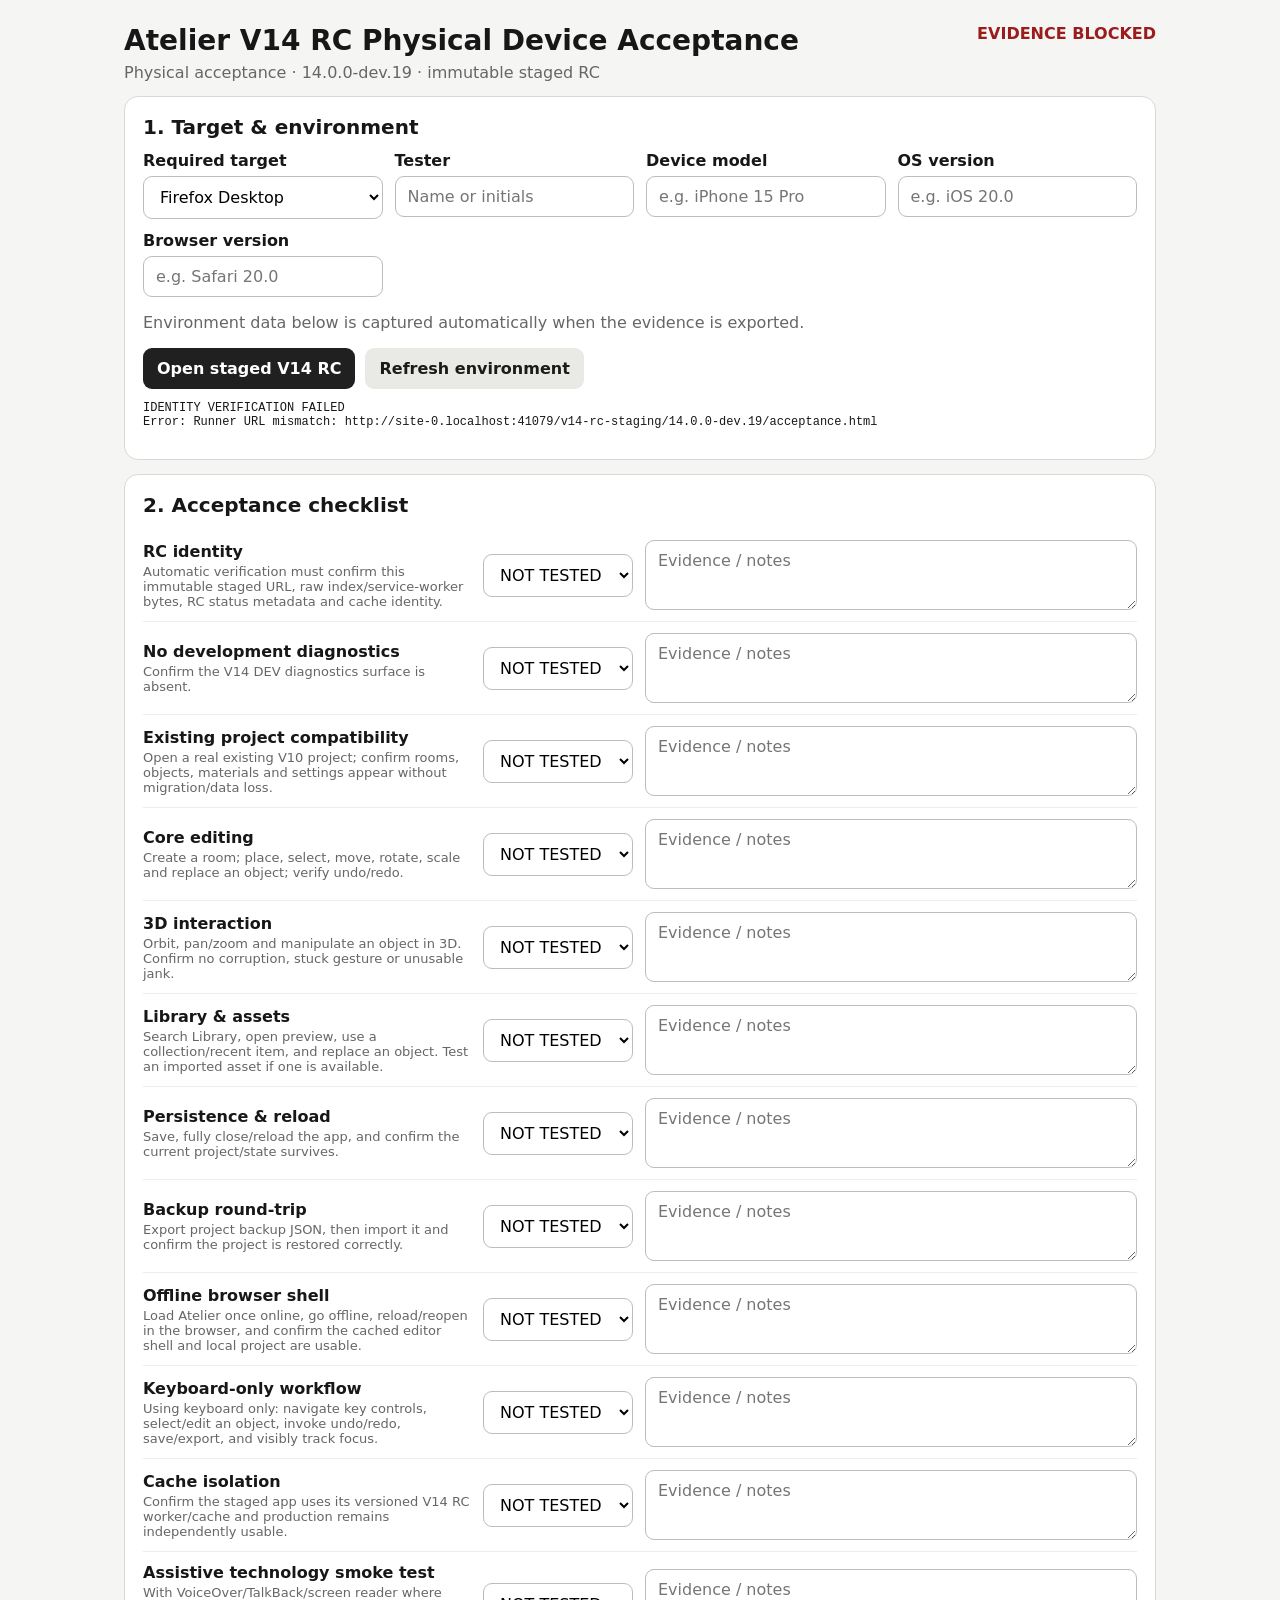
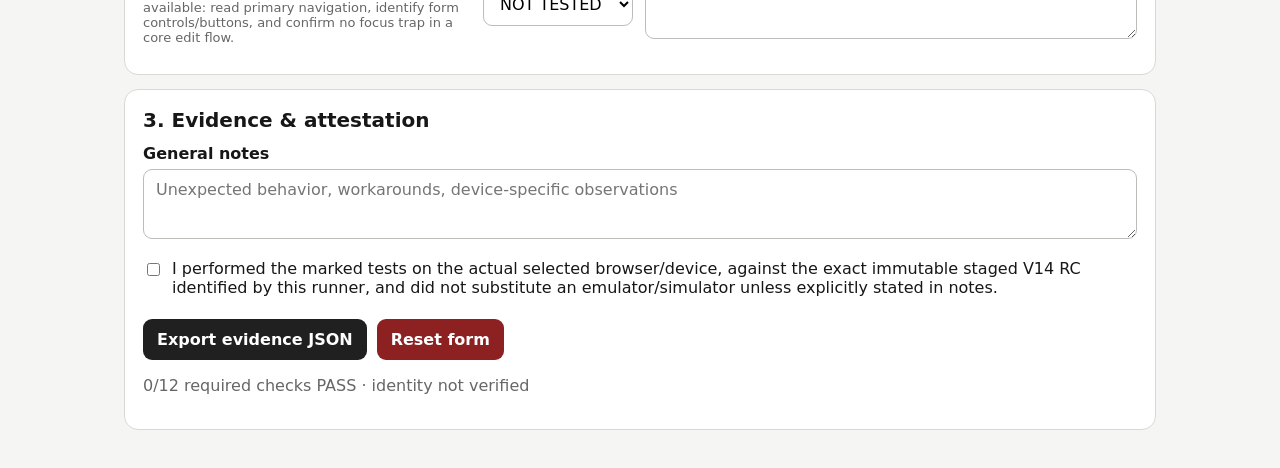
<file: v14-rc-staging/14.0.0-dev.19/acceptance.html>
<!doctype html>
<html lang="en">
<head>
<meta charset="utf-8">
<meta name="viewport" content="width=device-width,initial-scale=1,viewport-fit=cover">
<title>Atelier V14 RC Physical Device Acceptance</title>
<style>
:root{font-family:system-ui,-apple-system,BlinkMacSystemFont,"Segoe UI",sans-serif;color:#171717;background:#f5f5f3}*{box-sizing:border-box}body{margin:0}.wrap{max-width:1080px;margin:auto;padding:24px}.card{background:white;border:1px solid #d8d8d4;border-radius:14px;padding:18px;margin:14px 0}.top{display:flex;gap:14px;align-items:flex-start;justify-content:space-between;flex-wrap:wrap}h1{margin:0 0 6px;font-size:28px}h2{margin:0 0 12px;font-size:20px}.muted{color:#666}.status{font-weight:700}.blocked{color:#9b1c1c}.ready{color:#1a6b37}.grid{display:grid;grid-template-columns:repeat(auto-fit,minmax(220px,1fr));gap:12px}label{display:block;font-weight:650;margin-bottom:6px}select,input[type=text],textarea{width:100%;font:inherit;padding:10px 12px;border:1px solid #bcbcb8;border-radius:9px;background:white}textarea{min-height:70px}.test{display:grid;grid-template-columns:minmax(180px,1fr) 150px minmax(220px,1.5fr);gap:12px;align-items:center;padding:11px 0;border-top:1px solid #ecece8}.test:first-child{border-top:0}.test-title{font-weight:650}.test-desc{font-size:13px;color:#666;margin-top:3px}.actions{display:flex;gap:10px;flex-wrap:wrap}button,a.button{font:inherit;font-weight:700;border:0;border-radius:9px;padding:11px 14px;cursor:pointer;background:#202020;color:white;text-decoration:none;display:inline-block}.secondary{background:#e9e9e5!important;color:#1b1b1b!important}.danger{background:#8d2020!important}.meta{font-family:ui-monospace,SFMono-Regular,Consolas,monospace;font-size:12px;white-space:pre-wrap;overflow-wrap:anywhere}.attest{display:flex;gap:9px;align-items:flex-start}.attest input{margin-top:4px}@media(max-width:720px){.wrap{padding:12px}.test{grid-template-columns:1fr}.card{padding:14px}button,a.button{min-height:44px}.test select,.test textarea{min-height:44px}}
</style>
</head>
<body>
<div class="wrap">
  <div class="top">
    <div><h1>Atelier V14 RC Physical Device Acceptance</h1><div class="muted">Physical acceptance · 14.0.0-dev.19 · immutable staged RC</div></div>
    <div id="gate" class="status blocked">SIGN-OFF BLOCKED</div>
  </div>

  <div class="card">
    <h2>1. Target & environment</h2>
    <div class="grid">
      <div><label for="target">Required target</label><select id="target"></select></div>
      <div><label for="tester">Tester</label><input id="tester" type="text" placeholder="Name or initials"></div>
      <div><label for="device">Device model</label><input id="device" type="text" placeholder="e.g. iPhone 15 Pro"></div>
      <div><label for="os">OS version</label><input id="os" type="text" placeholder="e.g. iOS 20.0"></div>
      <div><label for="browser">Browser version</label><input id="browser" type="text" placeholder="e.g. Safari 20.0"></div>
    </div>
    <p class="muted">Environment data below is captured automatically when the evidence is exported.</p>
    <div class="actions"><a class="button" href="app/?v=14.0.0-dev.19" target="_blank" rel="noopener">Open staged V14 RC</a><button id="refresh" class="secondary">Refresh environment</button></div>
    <pre id="environment" class="meta"></pre>
  </div>

  <div class="card">
    <h2>2. Acceptance checklist</h2>
    <div id="tests"></div>
  </div>

  <div class="card">
    <h2>3. Evidence & attestation</h2>
    <div class="grid"><div><label for="generalNotes">General notes</label><textarea id="generalNotes" placeholder="Unexpected behavior, workarounds, device-specific observations"></textarea></div></div>
    <p class="attest"><input id="attest" type="checkbox"><label for="attest" style="font-weight:500">I performed the marked tests on the actual selected browser/device, against the exact immutable staged V14 RC identified by this runner, and did not substitute an emulator/simulator unless explicitly stated in notes.</label></p>
    <div class="actions"><button id="export">Export evidence JSON</button><button id="reset" class="danger">Reset form</button></div>
    <p id="summary" class="muted"></p>
  </div>
</div>
<script>
const CONFIG={"milestone":"14.0.0-rc-physical","evidenceSchema":"atelier-v14-rc-physical-acceptance-evidence-v3","rcVersion":"14.0.0-dev.19","candidateOrigin":"https://thiepn.github.io/","candidateUrl":"https://thiepn.github.io/atelier/v14-rc-staging/14.0.0-dev.19/app/","runnerUrl":"https://thiepn.github.io/atelier/v14-rc-staging/14.0.0-dev.19/acceptance.html?v=14.0.0-dev.19","stagingStatusUrl":"https://thiepn.github.io/atelier/v14-rc-staging/14.0.0-dev.19/staging-status.json","productionUrl":"https://thiepn.github.io/atelier/","sourceRevision":"cc86e74485850750ff2a3c1affdd0eae4199fd48","indexSha256":"e80221516956cd03edb2f92914505fd1ccacbb07ef52fcaa49a5e4ae93d0b89f","swSha256":"796f11fe4d8a5142b94a28600a5fb7cccf24039c6f73fc4f77879121121aa7e3","cache":"atelier-v14-rc-14.0.0-dev.19","rcStatusSchema":"atelier-v14-release-candidate-status-v1","ownCacheLookupOnly":true,"targets":[{"id":"firefox-desktop","label":"Firefox Desktop","required":["rc-identity","no-dev-diagnostics","project-open","editing","3d","catalog","persistence","backup-roundtrip","offline-browser","keyboard","cache-isolation","a11y-smoke"]},{"id":"safari-macos","label":"Safari macOS","required":["rc-identity","no-dev-diagnostics","project-open","editing","3d","catalog","persistence","backup-roundtrip","offline-browser","keyboard","cache-isolation","a11y-smoke"]},{"id":"safari-ios-iphone","label":"Safari iPhone / Home Screen Web App","required":["rc-identity","no-dev-diagnostics","project-open","editing","3d","catalog","persistence","backup-roundtrip","touch","pwa-install","offline-pwa","cache-isolation","a11y-smoke"]},{"id":"safari-ipados-ipad","label":"Safari iPad / Home Screen Web App","required":["rc-identity","no-dev-diagnostics","project-open","editing","3d","catalog","persistence","backup-roundtrip","touch","pwa-install","offline-pwa","cache-isolation","a11y-smoke"]},{"id":"chrome-android-installed-pwa","label":"Chrome Android Installed PWA","required":["rc-identity","no-dev-diagnostics","project-open","editing","3d","catalog","persistence","backup-roundtrip","touch","pwa-install","offline-pwa","cache-isolation","a11y-smoke"]}]};
const DEFINITIONS={
 'rc-identity':['RC identity','Automatic verification must confirm this immutable staged URL, raw index/service-worker bytes, RC status metadata and cache identity.'],
 'no-dev-diagnostics':['No development diagnostics','Confirm the V14 DEV diagnostics surface is absent.'],
 'cache-isolation':['Cache isolation','Confirm the staged app uses its versioned V14 RC worker/cache and production remains independently usable.'],
 'identity':['Release identity','Open Release certification and confirm Atelier 13.2.0, normal mode, expected production origin/cache, and no blocking runtime fault.'],
 'project-open':['Existing project compatibility','Open a real existing V10 project; confirm rooms, objects, materials and settings appear without migration/data loss.'],
 'editing':['Core editing','Create a room; place, select, move, rotate, scale and replace an object; verify undo/redo.'],
 '3d':['3D interaction','Orbit, pan/zoom and manipulate an object in 3D. Confirm no corruption, stuck gesture or unusable jank.'],
 'catalog':['Library & assets','Search Library, open preview, use a collection/recent item, and replace an object. Test an imported asset if one is available.'],
 'persistence':['Persistence & reload','Save, fully close/reload the app, and confirm the current project/state survives.'],
 'backup-roundtrip':['Backup round-trip','Export project backup JSON, then import it and confirm the project is restored correctly.'],
 'offline-browser':['Offline browser shell','Load Atelier once online, go offline, reload/reopen in the browser, and confirm the cached editor shell and local project are usable.'],
 'keyboard':['Keyboard-only workflow','Using keyboard only: navigate key controls, select/edit an object, invoke undo/redo, save/export, and visibly track focus.'],
 'touch':['Touch workflow','Use touch only for selection, dragging, 3D orbit, zoom and Library actions. Confirm controls are comfortably hittable and no page zoom/scroll gesture conflicts block editing.'],
 'pwa-install':['Install / Add to Home Screen','Install Atelier (or Add to Home Screen) and launch it as a standalone web app.'],
 'offline-pwa':['Installed PWA cold start offline','After a successful online launch, fully close the installed app, disable networking, cold-start it, and confirm the editor/local project loads.'],
 'update-pwa':['Installed PWA update recovery','Reconnect networking, trigger/check for an update if available, apply it, and confirm the project survives the service-worker controller transition.'],
 'a11y-smoke':['Assistive technology smoke test','With VoiceOver/TalkBack/screen reader where available: read primary navigation, identify form controls/buttons, and confirm no focus trap in a core edit flow.']
};
let identityOK=false;
function harnessLocation(){return location.hostname==='127.0.0.1'||location.hostname==='localhost';}
async function rawSha(response){if(!response.ok)throw new Error('HTTP '+response.status+' '+response.url);const bytes=new Uint8Array(await response.arrayBuffer());if(globalThis.crypto?.subtle){const hash=await crypto.subtle.digest('SHA-256',bytes);return [...new Uint8Array(hash)].map(b=>b.toString(16).padStart(2,'0')).join('');}return sha256Bytes(bytes);}
async function verifyCandidate(){identityOK=false;showEnv();const box=document.getElementById('environment');try{const liveLocationOK=harnessLocation()||location.href===CONFIG.runnerUrl;if(!liveLocationOK)throw new Error('Runner URL mismatch: '+location.href);const rev=encodeURIComponent(CONFIG.sourceRevision||CONFIG.rcVersion),q='?v='+encodeURIComponent(CONFIG.rcVersion)+'&r='+rev;const [indexResponse,swResponse,statusResponse]=await Promise.all([fetch('app/index.html'+q,{cache:'no-store'}),fetch('app/sw.js'+q,{cache:'no-store'}),fetch('app/v14-rc-status.json'+q,{cache:'no-store'})]);const [ih,sh]=await Promise.all([rawSha(indexResponse),rawSha(swResponse)]);if(!statusResponse.ok)throw new Error('RC status HTTP '+statusResponse.status);const rs=await statusResponse.json();const statusOK=rs.schema===CONFIG.rcStatusSchema&&rs.version===CONFIG.rcVersion&&rs.artifactKind==='release-candidate'&&rs.diagnosticsStripped===true&&rs.indexSha256===CONFIG.indexSha256&&rs.serviceWorkerSha256===CONFIG.swSha256&&rs.cache===CONFIG.cache;identityOK=liveLocationOK&&CONFIG.ownCacheLookupOnly===true&&statusOK&&ih===CONFIG.indexSha256&&sh===CONFIG.swSha256;box.textContent=JSON.stringify({runnerUrl:CONFIG.runnerUrl,currentRunnerUrl:location.href,candidateUrl:CONFIG.candidateUrl,stagingStatusUrl:CONFIG.stagingStatusUrl,rcVersion:CONFIG.rcVersion,sourceRevision:CONFIG.sourceRevision,rcCache:CONFIG.cache,ownCacheLookupOnly:CONFIG.ownCacheLookupOnly,indexSha256:ih,indexExpected:CONFIG.indexSha256,serviceWorkerSha256:sh,serviceWorkerExpected:CONFIG.swSha256,rcStatusVerified:statusOK,identityVerified:identityOK,environment:env()},null,2);}catch(error){box.textContent='IDENTITY VERIFICATION FAILED\n'+String(error);}updateGate();}
const targetEl=document.getElementById('target'),testsEl=document.getElementById('tests');
CONFIG.targets.forEach(t=>targetEl.add(new Option(t.label,t.id)));
function env(){return {userAgent:navigator.userAgent,platform:navigator.platform,language:navigator.language,online:navigator.onLine,touchPoints:navigator.maxTouchPoints||0,screen:{width:screen.width,height:screen.height,pixelRatio:devicePixelRatio||1},displayMode:matchMedia('(display-mode: standalone)').matches?'standalone':(navigator.standalone?'standalone-ios':'browser'),serviceWorkerSupported:'serviceWorker' in navigator,serviceWorkerControlled:!!navigator.serviceWorker?.controller,timestamp:new Date().toISOString()};}
function showEnv(){document.getElementById('environment').textContent=JSON.stringify(env(),null,2);}showEnv();
function renderTests(){const target=CONFIG.targets.find(t=>t.id===targetEl.value);testsEl.innerHTML='';target.required.forEach(id=>{const [title,desc]=DEFINITIONS[id];const row=document.createElement('div');row.className='test';row.dataset.id=id;row.innerHTML=`<div><div class="test-title">${title}</div><div class="test-desc">${desc}</div></div><select aria-label="${title} result"><option value="NOT_TESTED">NOT TESTED</option><option value="PASS">PASS</option><option value="FAIL">FAIL</option></select><textarea aria-label="${title} notes" placeholder="Evidence / notes"></textarea>`;testsEl.appendChild(row);});updateGate();}
function results(){return [...testsEl.querySelectorAll('.test')].map(r=>({id:r.dataset.id,status:r.querySelector('select').value,notes:r.querySelector('textarea').value.trim()}));}
function updateGate(){const r=results(),complete=r.length&&r.every(x=>x.status==='PASS'),att=document.getElementById('attest').checked,tester=document.getElementById('tester').value.trim(),device=document.getElementById('device').value.trim(),os=document.getElementById('os').value.trim(),browser=document.getElementById('browser').value.trim();const ok=identityOK&&complete&&att&&tester&&device&&os&&browser;const gate=document.getElementById('gate');gate.textContent=ok?'EVIDENCE READY':'EVIDENCE BLOCKED';gate.className='status '+(ok?'ready':'blocked');document.getElementById('summary').textContent=`${r.filter(x=>x.status==='PASS').length}/${r.length} required checks PASS · identity ${identityOK?'verified':'not verified'}${att?' · attested':''}`;return ok;}
testsEl.addEventListener('input',updateGate);document.querySelectorAll('input,textarea,select').forEach(el=>el.addEventListener('input',updateGate));targetEl.addEventListener('change',renderTests);document.getElementById('refresh').onclick=verifyCandidate;
function stable(obj){if(Array.isArray(obj))return '['+obj.map(stable).join(',')+']';if(obj&&typeof obj==='object')return '{'+Object.keys(obj).sort().map(k=>JSON.stringify(k)+':'+stable(obj[k])).join(',')+'}';return JSON.stringify(obj);}
function sha256Bytes(bytes){const K=[0x428a2f98,0x71374491,0xb5c0fbcf,0xe9b5dba5,0x3956c25b,0x59f111f1,0x923f82a4,0xab1c5ed5,0xd807aa98,0x12835b01,0x243185be,0x550c7dc3,0x72be5d74,0x80deb1fe,0x9bdc06a7,0xc19bf174,0xe49b69c1,0xefbe4786,0x0fc19dc6,0x240ca1cc,0x2de92c6f,0x4a7484aa,0x5cb0a9dc,0x76f988da,0x983e5152,0xa831c66d,0xb00327c8,0xbf597fc7,0xc6e00bf3,0xd5a79147,0x06ca6351,0x14292967,0x27b70a85,0x2e1b2138,0x4d2c6dfc,0x53380d13,0x650a7354,0x766a0abb,0x81c2c92e,0x92722c85,0xa2bfe8a1,0xa81a664b,0xc24b8b70,0xc76c51a3,0xd192e819,0xd6990624,0xf40e3585,0x106aa070,0x19a4c116,0x1e376c08,0x2748774c,0x34b0bcb5,0x391c0cb3,0x4ed8aa4a,0x5b9cca4f,0x682e6ff3,0x748f82ee,0x78a5636f,0x84c87814,0x8cc70208,0x90befffa,0xa4506ceb,0xbef9a3f7,0xc67178f2],H=[0x6a09e667,0xbb67ae85,0x3c6ef372,0xa54ff53a,0x510e527f,0x9b05688c,0x1f83d9ab,0x5be0cd19],rotr=(x,n)=>(x>>>n)|(x<<(32-n));const l=bytes.length*8,data=[...bytes,0x80];while((data.length%64)!==56)data.push(0);const hi=Math.floor(l/0x100000000),lo=l>>>0;for(let i=3;i>=0;i--)data.push((hi>>>(i*8))&255);for(let i=3;i>=0;i--)data.push((lo>>>(i*8))&255);for(let o=0;o<data.length;o+=64){const w=new Uint32Array(64);for(let i=0;i<16;i++)w[i]=(data[o+i*4]<<24)|(data[o+i*4+1]<<16)|(data[o+i*4+2]<<8)|data[o+i*4+3];for(let i=16;i<64;i++){const s0=rotr(w[i-15],7)^rotr(w[i-15],18)^(w[i-15]>>>3),s1=rotr(w[i-2],17)^rotr(w[i-2],19)^(w[i-2]>>>10);w[i]=(w[i-16]+s0+w[i-7]+s1)>>>0;}let[a,b,c,d,e,f,g,h]=H;for(let i=0;i<64;i++){const S1=rotr(e,6)^rotr(e,11)^rotr(e,25),ch=(e&f)^(~e&g),t1=(h+S1+ch+K[i]+w[i])>>>0,S0=rotr(a,2)^rotr(a,13)^rotr(a,22),maj=(a&b)^(a&c)^(b&c),t2=(S0+maj)>>>0;h=g;g=f;f=e;e=(d+t1)>>>0;d=c;c=b;b=a;a=(t1+t2)>>>0;}H[0]=(H[0]+a)>>>0;H[1]=(H[1]+b)>>>0;H[2]=(H[2]+c)>>>0;H[3]=(H[3]+d)>>>0;H[4]=(H[4]+e)>>>0;H[5]=(H[5]+f)>>>0;H[6]=(H[6]+g)>>>0;H[7]=(H[7]+h)>>>0;}return H.map(x=>x.toString(16).padStart(8,'0')).join('');}
async function fingerprint(payload){const bytes=new TextEncoder().encode(stable(payload));if(globalThis.crypto?.subtle){const hash=await crypto.subtle.digest('SHA-256',bytes);return [...new Uint8Array(hash)].map(b=>b.toString(16).padStart(2,'0')).join('');}return sha256Bytes(bytes);}
document.getElementById('export').onclick=async()=>{if(!updateGate()){alert('Identity must verify, all required checks must PASS, device/tester fields must be filled, and attestation must be checked.');return;}const t=CONFIG.targets.find(x=>x.id===targetEl.value);const payload={schema:CONFIG.evidenceSchema,acceptanceMilestone:CONFIG.milestone,rcVersion:CONFIG.rcVersion,rcIndexSha256:CONFIG.indexSha256,rcServiceWorkerSha256:CONFIG.swSha256,rcCache:CONFIG.cache,candidateOrigin:CONFIG.candidateOrigin,candidateUrl:CONFIG.candidateUrl,runnerUrl:CONFIG.runnerUrl,stagingStatusUrl:CONFIG.stagingStatusUrl,target:{id:t.id,label:t.label},tester:document.getElementById('tester').value.trim(),deviceModel:document.getElementById('device').value.trim(),osVersion:document.getElementById('os').value.trim(),browserVersion:document.getElementById('browser').value.trim(),environment:env(),results:results(),generalNotes:document.getElementById('generalNotes').value.trim(),attested:true};const out={...payload,evidenceFingerprint:await fingerprint(payload)};const blob=new Blob([JSON.stringify(out,null,2)+'\n'],{type:'application/json'}),a=document.createElement('a');a.href=URL.createObjectURL(blob);a.download=`ATELIER-V14-RC-${CONFIG.rcVersion}-${t.id}-${new Date().toISOString().slice(0,10)}.json`;a.click();setTimeout(()=>URL.revokeObjectURL(a.href),1000);};
document.getElementById('reset').onclick=()=>{if(!confirm('Reset all acceptance results?'))return;document.querySelectorAll('input[type=text],textarea').forEach(x=>x.value='');document.getElementById('attest').checked=false;renderTests();showEnv();};
renderTests();verifyCandidate();
</script>
</body>
</html>
</file>
